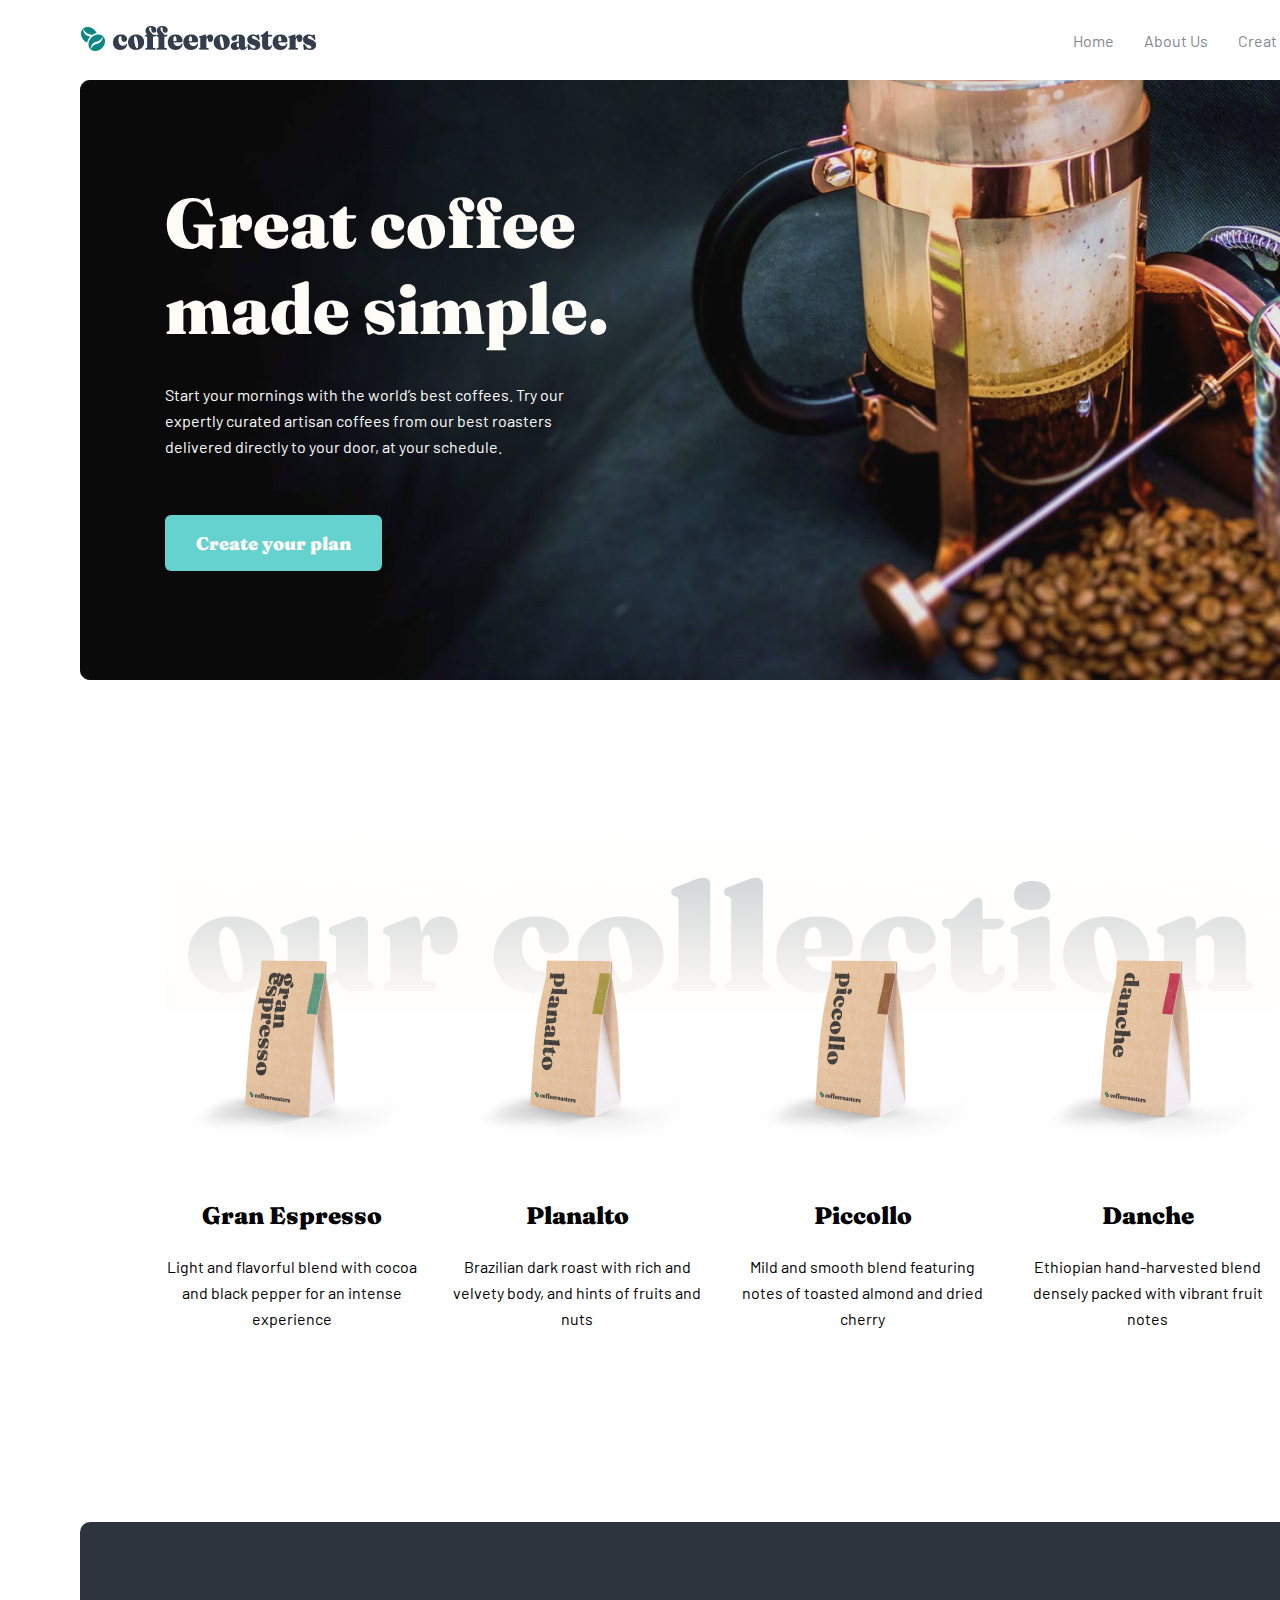
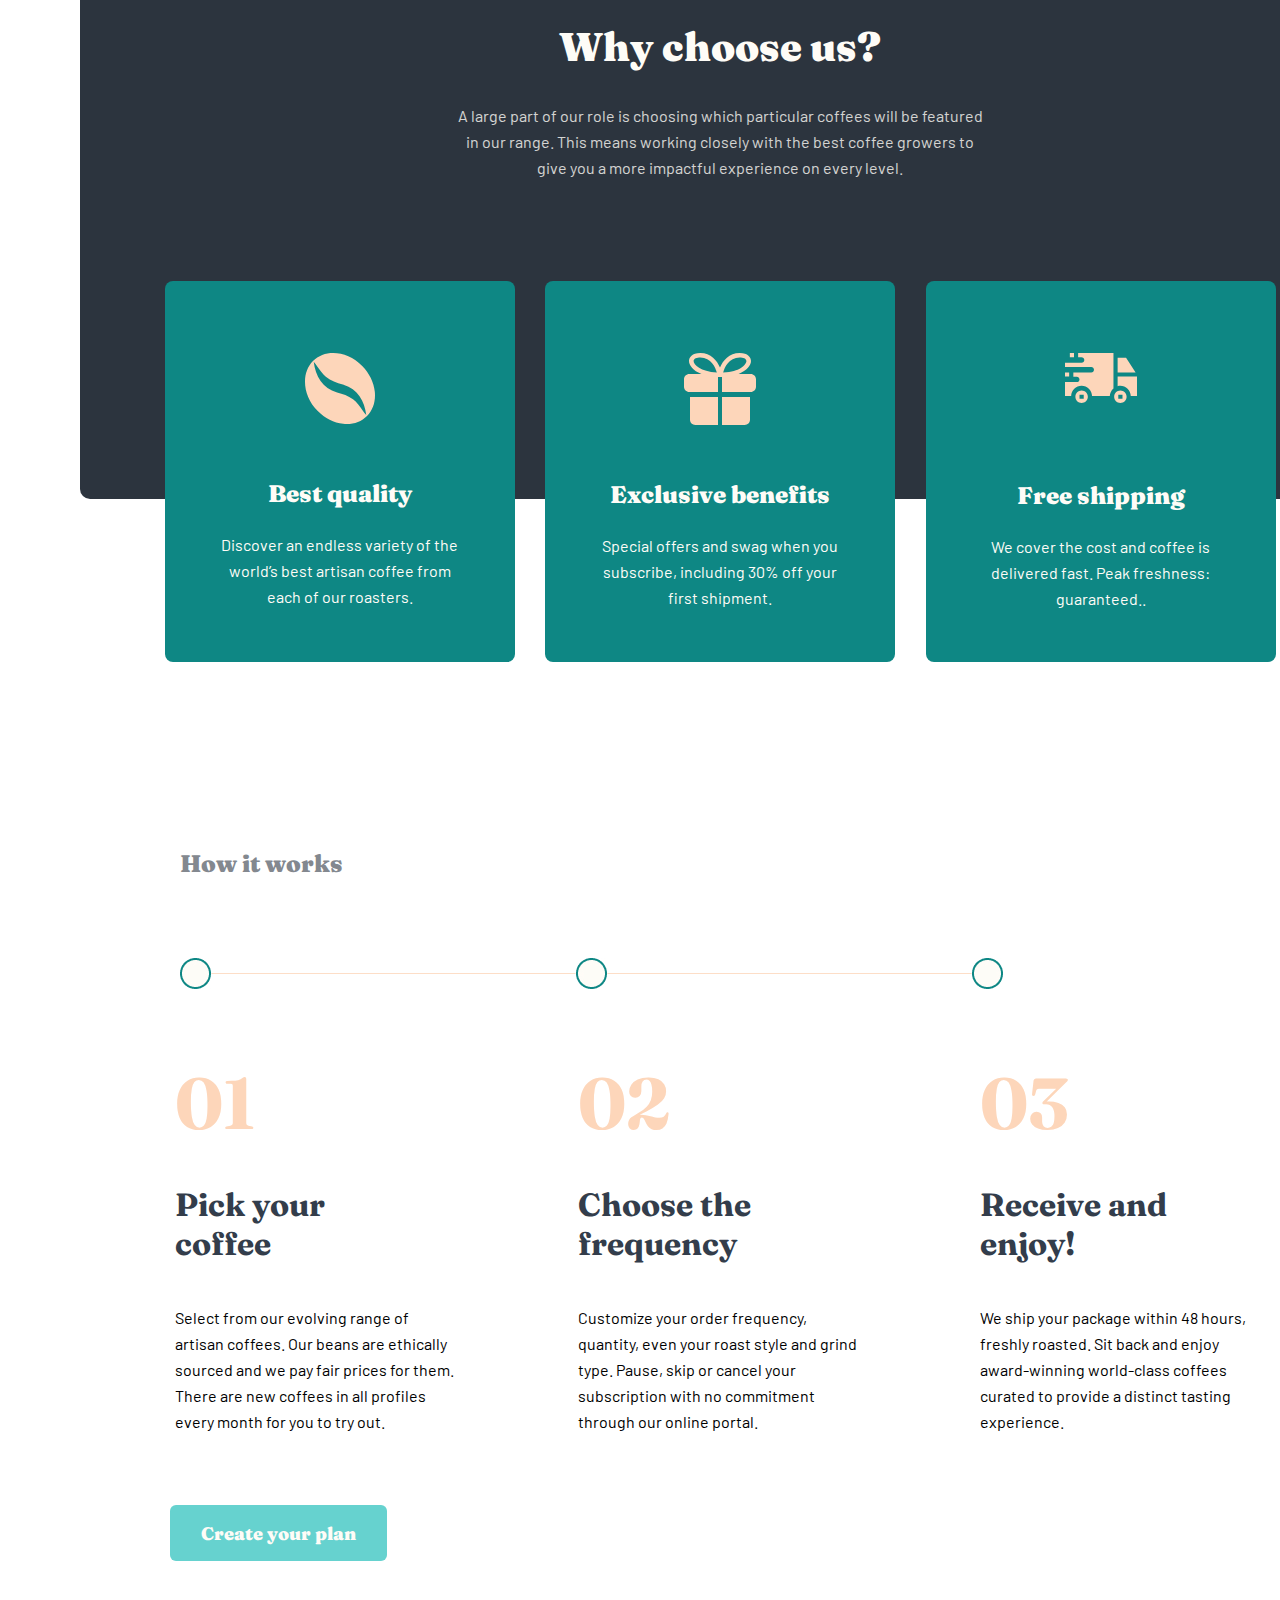
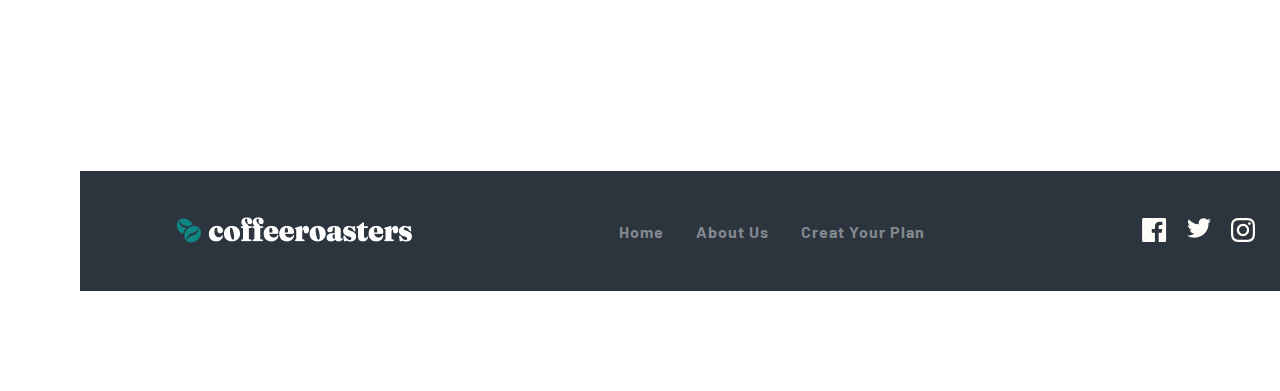
<file: index.html>
<!DOCTYPE html>
<html lang="en">
<head>
    <meta charset="UTF-8">
    <meta http-equiv="X-UA-Compatible" content="IE=edge">
    <meta name="viewport" content="width=device-width, initial-scale=1.0">
    <title>CoffeRoaster</title>
    <link rel="stylesheet" href="main.css">
</head>
<body>
    <header>
        <div class="container">
            <div class="header">
                <div class="header-logo">
                    <a href="#">
                        <img src="./image/header-logo.png" alt="">
                    </a>
                </div>
                <nav class="header-item">
                    <ul type="none" class="header-list">
                        <li class="header-list__item"><a href="#">Home</a></li>
                        <li class="header-list__item"><a href="about.html">About Us</a></li>
                        <li class="header-list__item"><a href="#">Creat Your Plan</a></li>
                    </ul>
                </nav>
            </div>
        </div>
    </header>
    <main>
        <section>
            <div class="container">
                <div class="header-info">
                    <div class="header-info__text">
                        <h2 class="header-info__title">Great coffee made simple.</h2>
                        <p class="header-info-desk">Start your mornings with the world’s best coffees. Try our expertly curated artisan coffees from our best roasters delivered directly to your door, at your schedule.</p>
                        <button class="header-info__button">Create your plan</button>
                    </div>
                </div>
            </div>
        </section>
        <section>
            <div class="container">
                <div class="collection">
                    <div class="collection-bg">
                        <div class="collection-item">
                            <img src="./image/gran.png" alt="" class="collection-item__image">
                            <div class="media-size">
                                <h3 class="collection-item__title">Gran Espresso</h3>
                                <p class="collection-item__text">Light and flavorful blend with cocoa and black pepper for an intense experience</p>
                            </div>
                        </div>
                        <div class="collection-item">
                            <img src="./image/planalto.png" alt="" class="collection-item__image">
                            <div class="media-size">
                                <h3 class="collection-item__title">Planalto</h3>
                                <p class="collection-item__text">Brazilian dark roast with rich and velvety body, and hints of fruits and nuts</p>
                            </div>
                        </div>
                        <div class="collection-item">
                            <img src="./image/piccollo.png" alt="" class="collection-item__image">
                            <div class="media-size">
                                <h3 class="collection-item__title">Piccollo</h3>
                                <p class="collection-item__text">Mild and smooth blend featuring notes of toasted almond and dried cherry</p>
                            </div>
                        </div>
                        <div class="collection-item">
                            <img src="./image/danche.png" alt="" class="collection-item__image">
                            <div class="media-size">
                                <h3 class="collection-item__title">Danche</h3>
                                <p class="collection-item__text">Ethiopian hand-harvested blend densely packed with vibrant fruit notes</p>
                            </div>
                        </div>
                    </div>
                </div>
            </div>
        </section>
        <section>
            <div class="container">
                <div class="hero">
                    <div class="hero-info">
                        <div class="hero-desk">
                            <h2 class="hero-desk-title">Why choose us?</h2>
                            <p class="hero-desk-text">A large part of our role is choosing which particular coffees will be featured 
                                in our range. This means working closely with the best coffee growers to give 
                                you a more impactful experience on every level.</p>
                        </div>
                    </div>
                    <div class="hero-card">
                        <div class="hero-card-items">
                            <img src="./image/hero-img1.svg" alt="" width="72px" class="hero-cards__image">
                            <div class="hero-media-card">
                                <h3 class="hero-cards__title">Best quality</h3>
                                <p class="hero-cards__text">Discover an endless variety of the world’s best artisan coffee from each of our roasters.</p>
                            </div>
                        </div> 
                        <div class="hero-card-items">
                            <img src="./image/hero-img2.svg" alt="" width="72px" class="hero-cards__image">
                            <div class="hero-media-card">
                                <h3 class="hero-cards__title">Exclusive benefits</h3>
                                <p class="hero-cards__text">Special offers and swag when you subscribe, including 30% off your first shipment.</p>
                            </div>
                        </div>   
                        <div class="hero-card-items">
                            <img src="./image/hero-img3.svg" alt="" width="72px" class="hero-cards__image">
                            <div class="hero-media-card">
                                <h3 class="hero-cards__title hero-cards-t">Free shipping</h3>
                                <p class="hero-cards__text">We cover the cost and coffee is delivered fast. Peak freshness: guaranteed..</p>
                            </div>
                        </div>   
                    </div>
                </div>
            </div>
        </section>
        <section class="sec">
            <div class="container">
                <div class="works">
                    <div class="works-title">
                        <h3>How it works</h3>
                    </div>
                    <div class="works-line">
                        <img src="./image/works-img1.jpg" alt="">
                        <img src="./image/works-img2.svg" alt="" width="365px" class="media-image">
                        <img src="./image/works-img1.jpg" alt="">
                        <img src="./image/works-img2.svg" alt="" width="365px" class="media-image">
                        <img src="./image/works-img1.jpg" alt="">
                    </div>
                    <div class="works-card">
                        <div class="works-card__item">
                            <h1 class="works-card-item__num">01</h1>
                            <h2 class="works-card-item__title">Pick your coffee</h2>
                            <p class="works-card-item__text">Select from our evolving range of artisan coffees. Our beans are ethically sourced and we pay fair prices for them. There are new coffees in all profiles every month for you to try out.</p>
                        </div>
                        <div class="works-card__item">
                            <h1 class="works-card-item__num">02</h1>
                            <h2 class="works-card-item__title">Choose the frequency</h2>
                            <p class="works-card-item__text">Customize your order frequency, quantity, even your roast style and grind type. Pause, skip or cancel your subscription with no commitment through our online portal.</p>
                        </div>
                        <div class="works-card__item">
                            <h1 class="works-card-item__num">03</h1>
                            <h2 class="works-card-item__title">Receive and enjoy!</h2>
                            <p class="works-card-item__text">We ship your package within 48 hours, freshly roasted. Sit back and enjoy  award-winning world-class coffees curated to provide a distinct tasting experience.</p>
                        </div>
                    </div>
                    <button class="works-card__button">Create your plan</button>
                </div>
            </div>
        </section>
    </main>
    <footer>
        <div class="container">
            <div class="footer">
                <div class="footer-logo">
                    <a href="#">
                        <img src="./image/footer-logo.png" alt="">
                    </a>
                </div>
                <div class="footer-list">
                    <ul type="none">
                        <li class="footer-list__item"><a href="#">Home</a></li>
                        <li class="footer-list__item"><a href="about.html">About Us</a></li>
                        <li class="footer-list__item"><a href="#">Creat Your Plan</a></li>
                    </ul>
                </div>
                <div class="footer-link">
                    <ul type="none">
                        <li class="footer-link__item"><a href="#">
                            <img src="./image/media-facebook.svg" alt="">
                        </a></li>
                        <li class="footer-link__item"><a href="#">
                            <img src="./image/twitter.svg" alt="">
                        </a></li>
                        <li class="footer-link__item"><a href="#">
                            <img src="./image/instagram.svg" alt="">
                        </a></li>
                    </ul>
                </div>
            </div>
        </div>
    </footer>
</body>
</html>
</file>
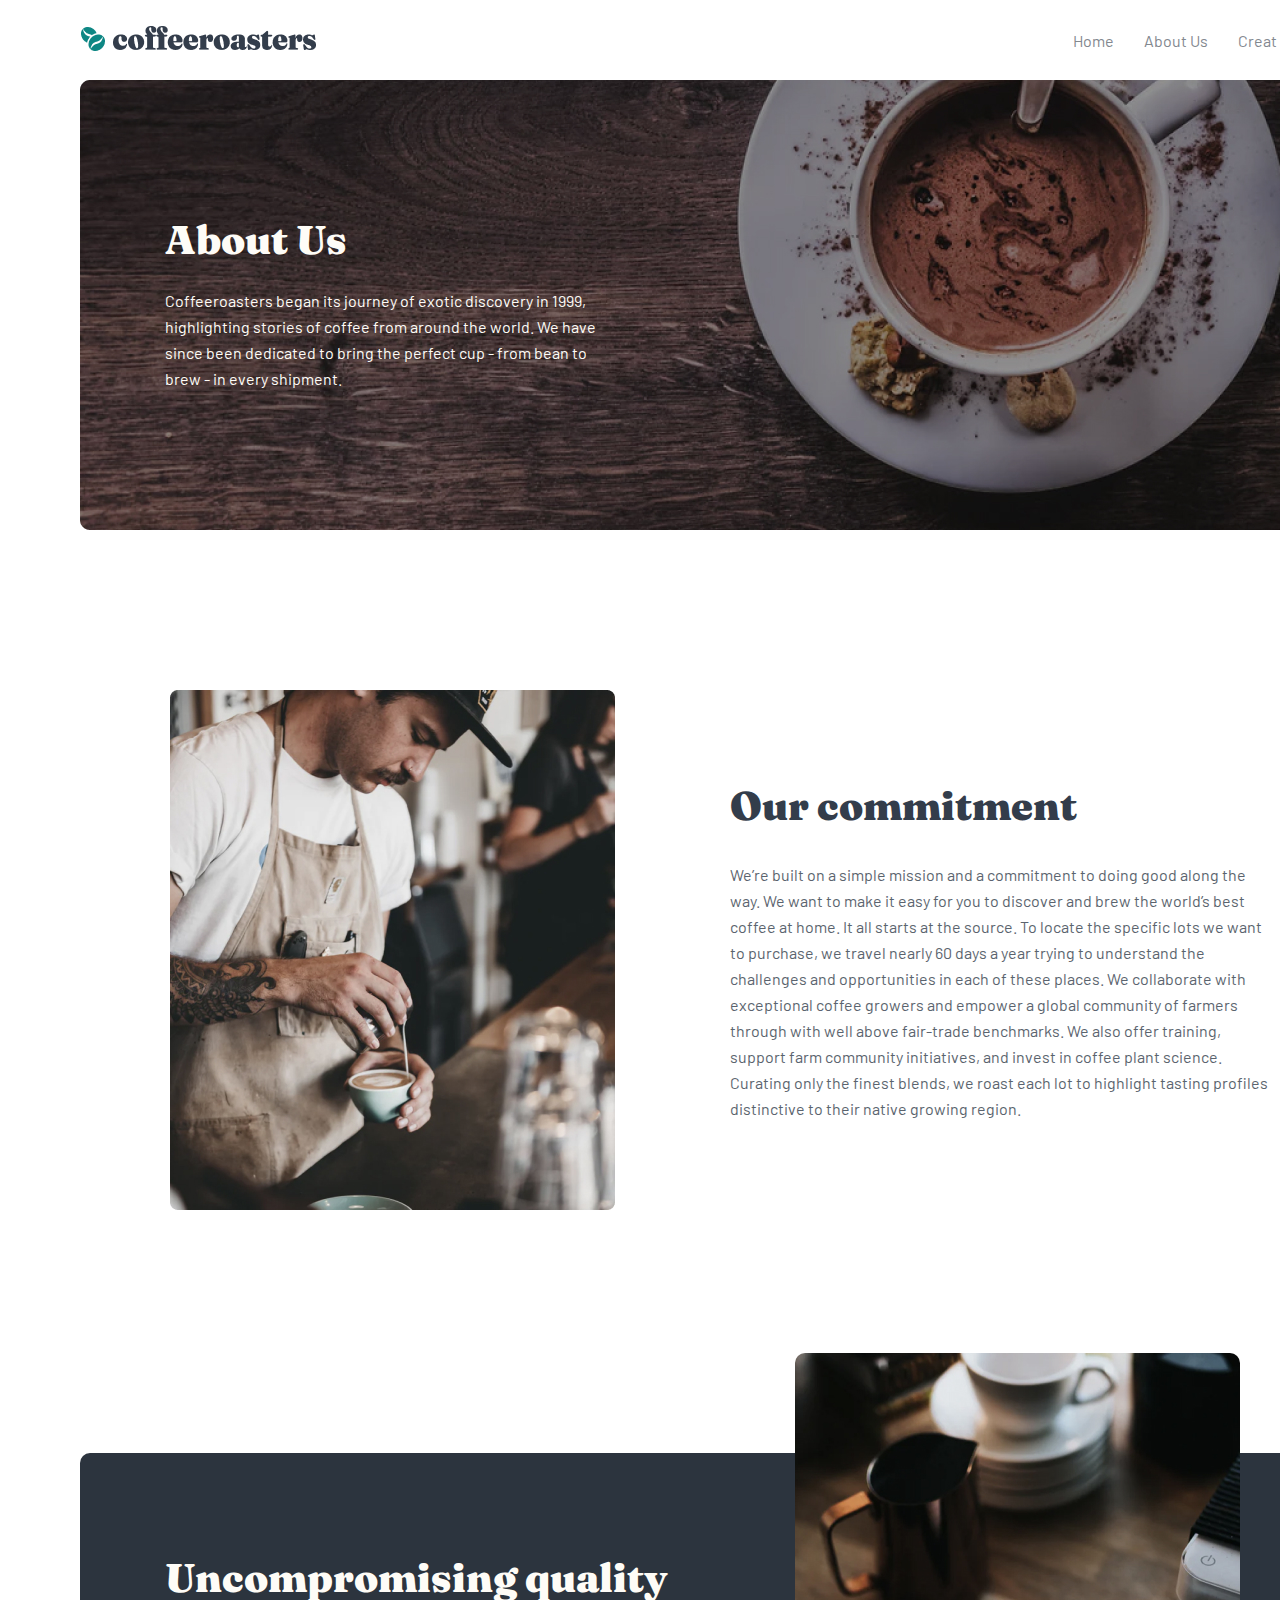
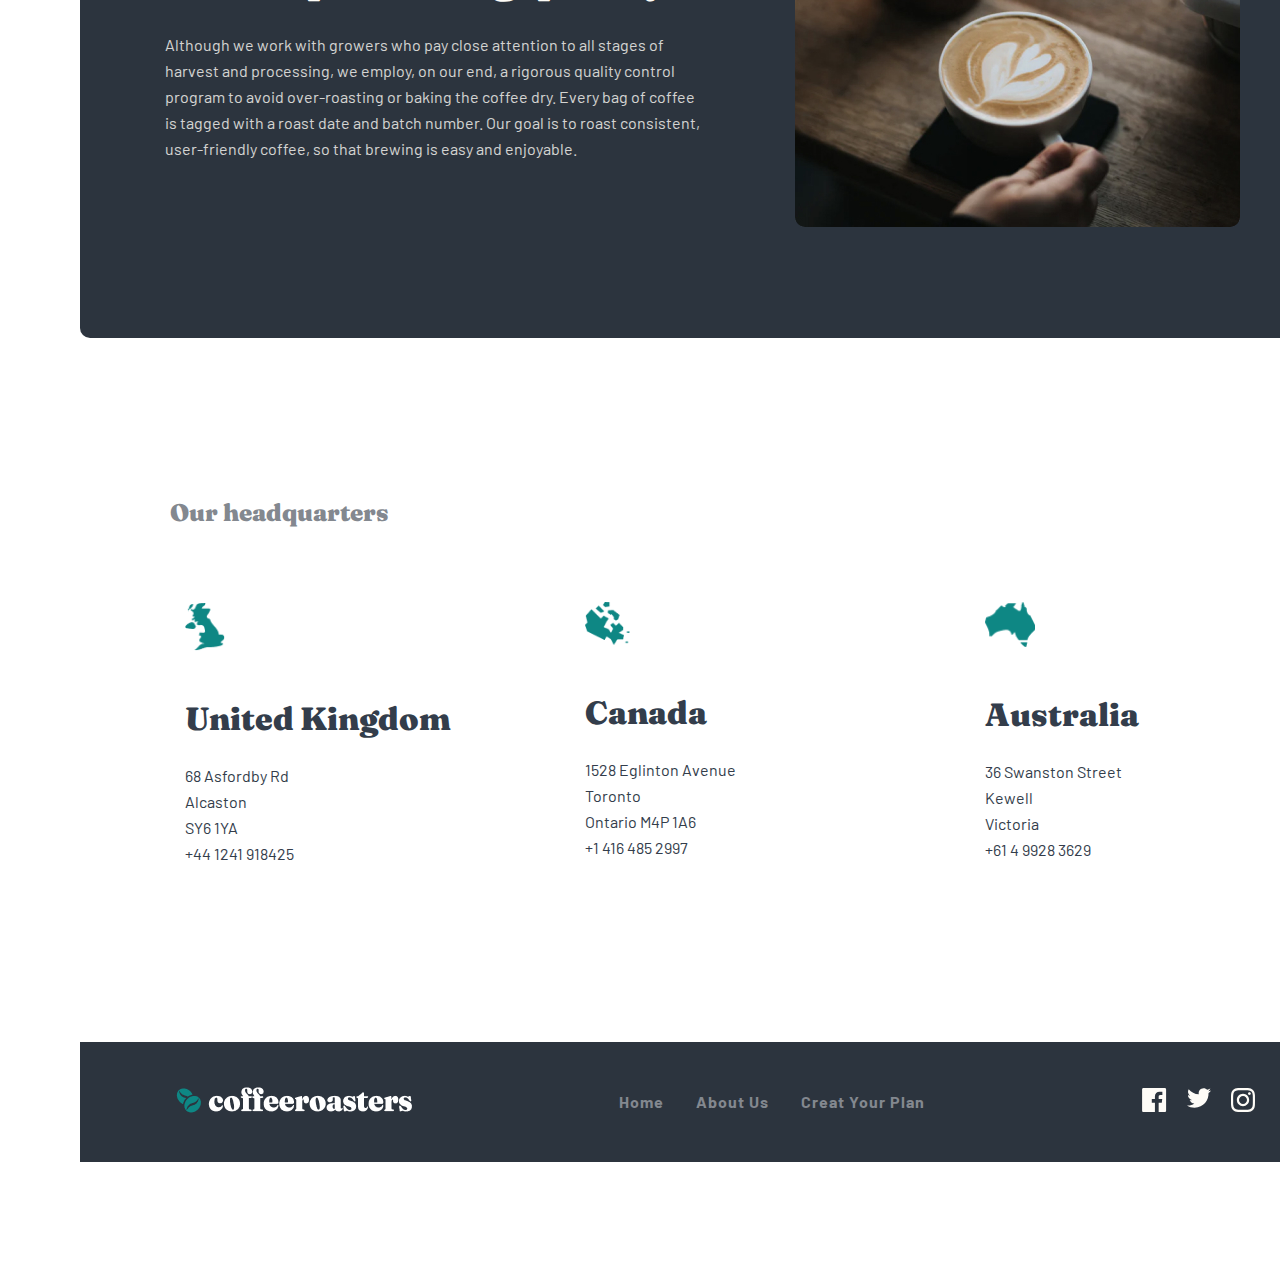
<file: about.html>
<!DOCTYPE html>
<html lang="en">
<head>
    <meta charset="UTF-8">
    <meta http-equiv="X-UA-Compatible" content="IE=edge">
    <meta name="viewport" content="width=device-width, initial-scale=1.0">
    <title>About</title>
    <link rel="stylesheet" href="main.css">
</head>
<body>
    <header>
        <div class="container">
            <div class="header">
                <div class="header-logo">
                    <a href="#">
                        <img src="./image/header-logo.png" alt="">
                    </a>
                </div>
                <nav class="header-item">
                    <ul type="none" class="header-list">
                        <li class="header-list__item"><a href="index.html">Home</a></li>
                        <li class="header-list__item"><a href="#">About Us</a></li>
                        <li class="header-list__item"><a href="#">Creat Your Plan</a></li>
                    </ul>
                </nav>
            </div>
        </div>
    </header>
    <main>
        <section>
            <div class="container">
                <div class="about-header-info">
                    <div class="about-header-info__text">
                        <h2 class="about-header-info__title">About Us</h2>
                        <p class="about-header-info-desk">Coffeeroasters began its journey of exotic discovery in 1999, highlighting stories of coffee from around the world. We have since been dedicated to bring the perfect cup - from bean to brew - in every shipment.</p>
                    </div>
                </div>
            </div>
        </section>
        <section>
            <div class="container">
                <div class="about-hero">
                    <div class="about-hero-image">
                        <img src="./image/about-img.jpg" alt="">
                    </div>
                    <div class="about-hero-info">
                        <h2 class="about-hero-info__title">Our commitment</h2>
                        <p class="about-hero-info__desk">We’re built on a simple mission and a commitment to doing good along the way. We want to make it easy for you to discover and brew the world’s best coffee at home. It all starts at the source. To locate the specific lots we want to purchase, we travel nearly 60 days a year trying to understand the challenges and opportunities in each of these places. We collaborate with exceptional coffee growers and empower a global community of farmers through with well above fair-trade benchmarks. We also offer training, support farm community initiatives, and invest in coffee plant science. Curating only the finest blends, we roast each lot to highlight tasting profiles distinctive to their native growing region.</p>
                    </div>
                </div>
            </div>
        </section>
        <section>
            <div class="container">
                <div class="about-quality">
                    <div class="about-quality-info">
                        <h3 class="about-quality-info__title">Uncompromising quality</h3>
                        <p class="about-quality-info__text">Although we work with growers who pay close attention to all stages of harvest and processing, we employ, on our end, a rigorous quality control program to avoid over-roasting or baking the coffee dry. Every bag of coffee is tagged with a roast date and batch number. Our goal is to roast consistent, user-friendly coffee, so that brewing is easy and enjoyable.</p>
                    </div>
                    <div class="about-quality-image">
                        <img src="./image/about-img2.jpg" alt="">
                    </div>
                </div>
            </div>
        </section>
        <section>
            <div class="container">
                <div class="about-map">
                    <div class="about-map-title">
                        <h3>Our headquarters</h3>
                    </div>
                    <div class="about-map-cards">
                        <div class="about-map-cards__item">
                            <img src="./image/uk.png" alt="" class="about-map-cards__item-image" width="40px">
                            <h3 class="about-map-cards__item-title">United Kingdom</h3>
                            <p class="about-map-cards__item-text">68  Asfordby Rd <br>
                                Alcaston <br>
                                SY6 1YA <br>
                                +44 1241 918425</p>
                        </div>
                        <div class="about-map-cards__item">
                            <img src="./image/canada.png" alt="" class="about-map-cards__item-image" width="45px">
                            <h3 class="about-map-cards__item-title">Canada</h3>
                            <p class="about-map-cards__item-text">1528  Eglinton Avenue <br>
                                Toronto <br>
                                Ontario M4P 1A6 <br>
                                +1 416 485 2997</p>
                        </div>
                        <div class="about-map-cards__item">
                            <img src="./image/australia.png" alt="" class="about-map-cards__item-image" width="50px">
                            <h3 class="about-map-cards__item-title">Australia</h3>
                            <p class="about-map-cards__item-text">36 Swanston Street <br>
                                Kewell <br>
                                Victoria <br>
                                +61 4 9928 3629</p>
                        </div>
                    </div>
                </div>
            </div>
        </section>
    </main>
    <footer>
        <div class="container">
            <div class="footer">
                <div class="footer-logo">
                    <a href="#">
                        <img src="./image/footer-logo.png" alt="">
                    </a>
                </div>
                <div class="footer-list">
                    <ul type="none">
                        <li class="footer-list__item"><a href="#">Home</a></li>
                        <li class="footer-list__item"><a href="about.html">About Us</a></li>
                        <li class="footer-list__item"><a href="#">Creat Your Plan</a></li>
                    </ul>
                </div>
                <div class="footer-link">
                    <ul type="none">
                        <li class="footer-link__item"><a href="#">
                            <img src="./image/media-facebook.svg" alt="">
                        </a></li>
                        <li class="footer-link__item"><a href="#">
                            <img src="./image/twitter.svg" alt="">
                        </a></li>
                        <li class="footer-link__item"><a href="#">
                            <img src="./image/instagram.svg" alt="">
                        </a></li>
                    </ul>
                </div>
            </div>
        </div>
    </footer>
</body>
</html>
</file>
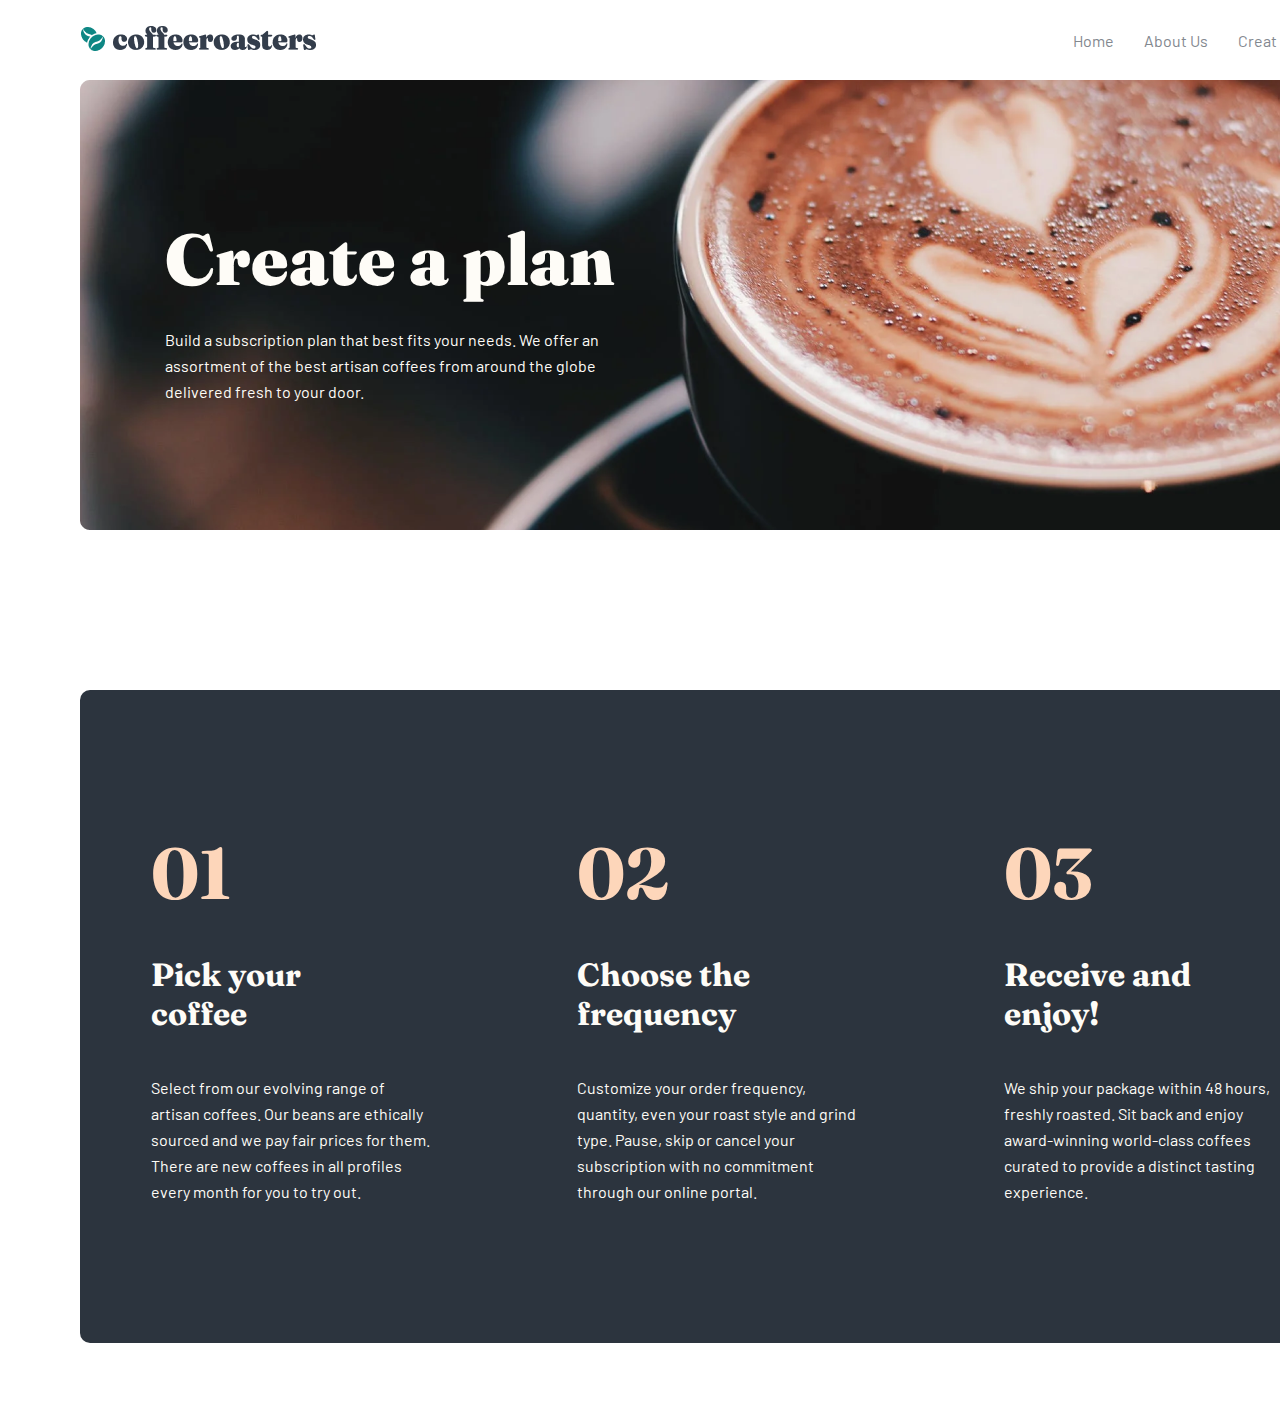
<file: active.html>
<!DOCTYPE html>
<html lang="en">
<head>
    <meta charset="UTF-8">
    <meta http-equiv="X-UA-Compatible" content="IE=edge">
    <meta name="viewport" content="width=device-width, initial-scale=1.0">
    <title>Subscribe Active</title>
    <link rel="stylesheet" href="main.css">
</head>
<body>
    <header>
        <div class="container">
            <div class="header">
                <div class="header-logo">
                    <a href="#">
                        <img src="./image/header-logo.png" alt="">
                    </a>
                </div>
                <nav class="header-item">
                    <ul type="none" class="header-list">
                        <li class="header-list__item"><a href="index.html">Home</a></li>
                        <li class="header-list__item"><a href="#">About Us</a></li>
                        <li class="header-list__item"><a href="#">Creat Your Plan</a></li>
                    </ul>
                </nav>
            </div>
        </div>
    </header>
    <main>
        <section>
            <div class="container">
                <div class="about-header-info sub-header-info">
                    <div class="about-header-info__text">
                        <h2 class="about-header-info__title sub-header-info__title">Create a plan</h2>
                        <p class="about-header-info-desk">Build a subscription plan that best fits your needs. We offer an assortment of the best artisan coffees from around the globe delivered fresh to your door.</p>
                    </div>
                </div>
            </div>
        </section>
        <section>
            <div class="container">
                <div class="works-card sub-works-card">
                    <div class="works-card__item">
                        <h1 class="works-card-item__num">01</h1>
                        <h2 class="works-card-item__title sub-card__title">Pick your coffee</h2>
                        <p class="works-card-item__text sub-card-text">Select from our evolving range of artisan coffees. Our beans are ethically sourced and we pay fair prices for them. There are new coffees in all profiles every month for you to try out.</p>
                    </div>
                    <div class="works-card__item">
                        <h1 class="works-card-item__num">02</h1>
                        <h2 class="works-card-item__title sub-card__title">Choose the frequency</h2>
                        <p class="works-card-item__text sub-card-text">Customize your order frequency, quantity, even your roast style and grind type. Pause, skip or cancel your subscription with no commitment through our online portal.</p>
                    </div>
                    <div class="works-card__item">
                        <h1 class="works-card-item__num">03</h1>
                        <h2 class="works-card-item__title sub-card__title">Receive and enjoy!</h2>
                        <p class="works-card-item__text sub-card-text">We ship your package within 48 hours, freshly roasted. Sit back and enjoy  award-winning world-class coffees curated to provide a distinct tasting experience.</p>
                    </div>
                </div>
            </div>
        </section>

    </main>
</body>
</html>
</file>
<file: main.css>
@import url('https://fonts.googleapis.com/css2?family=Barlow:wght@100;200;300;400;500;600;700;800;900&display=swap');
@import url('https://fonts.googleapis.com/css2?family=Fraunces:opsz,wght@9..144,100;9..144,200;9..144,300;9..144,400;9..144,500;9..144,600;9..144,700;9..144,800;9..144,900&display=swap');
*{
    margin: 0;
    padding: 0;
    box-sizing: border-box;
}
body{
    font-family: 'Barlow', sans-serif;
}
.container{
    width: 1440px;
    margin: 0 auto;
}
.header{
    width: 1280px;
    height: 80px;
    margin: 0 auto;
    display: flex;
    justify-content: space-between;
    align-items: center; 
}
.header-list{
    display: flex;
}
.header-list__item{
    margin: 0 15px;
}
.header-list__item a:hover{
    color: #215b59;
}
.header-list__item a{
    text-decoration: none;
    color: #83888F;
}
.header-info{
    width: 1280px;
    height: 600px;
    margin: 0 auto;
    background-image: url('./image/header-img.jpg');
    background-size: cover;
    background-repeat: no-repeat;
    color: #fff;
    margin-bottom: 135px;
}
.header-info__text{
    width: 500px;
    margin-left: 85px;
    padding-top: 100px;
}
.header-info__title{
    font-size: 70px;
    font-weight: 900;
    font-family: 'Fraunces', serif;
    color: #FEFCF7;
    margin-bottom: 30px;
}
.header-info-desk{
    width: 440px;
    font-size: 16px;
    line-height: 26px;
    margin-bottom: 55px;
}
.header-info__button,
.works-card__button{
    width: 217px;
    height: 56px;
    background: #66D2CF;
    border-radius: 6px;
    font-family: 'Fraunces', serif;
    font-size: 18px;
    font-weight: 900;
    color: #FEFCF7;
    cursor: pointer;
    border: none;
}
.header-info__button:hover,
.works-card__button:hover{
    background: #215b59;
}
.collection-bg{
    width: 1111px;
    background: url('./image/hero-bg.png');
    background-repeat: no-repeat;
    margin: 0 auto;
    display: flex;
    justify-content: space-between;
    margin-bottom: 180px;
}
.collection-item{
    width: 255px;
    margin-top: 130px;
    text-align: center;
    cursor: pointer;
}
.collection-item__image{
    margin-bottom: 60px;
}
.collection-item__title{
    font-size: 24px;
    font-family: 'Fraunces', serif;
    font-weight: 900;
    margin-bottom: 24px;
}
.collection-item__text{
    font-size: 16px;
    font-weight: 400;
    line-height: 26px;
    padding-bottom: 10px;
}
.collection-item:hover{
    box-shadow: 0 0  1px 2px rgb(211, 205, 205);
    border-radius: 5px;
}
.hero{
    width: 1280px;
    height: 577px;
    margin: 0 auto;
    background: #2C343E;
    border-radius: 10px;
}
.hero-desk{
    width: 540px;
    margin: 0 auto;
    padding-top: 100px;
    text-align: center;
}
.hero-desk-title{
    font-size: 40px;
    color: #FEFCF7;
    font-weight: 900;
    font-family: 'Fraunces', serif;
    margin-bottom: 32px;
}
.hero-desk-text{
    font-size: 16px;
    color: #FEFCF7;
    line-height: 26px;
    opacity: 0.8;
}

.hero-card{
    width: 1111px;
    display: flex;
    margin: 0 auto;
    padding-top: 100px;
    justify-content: space-between;
}

.hero-card-items{
    width: 350px;
    display: flex;
    flex-direction: column;
    align-items: center;
    background: #0E8784;
    border-radius: 8px;
    cursor: pointer;
}
.hero-card-items:hover{
    background: #092b2b;
}
.hero-cards__image{
    margin-top: 72px;
    margin-bottom: 55px;
}
.hero-cards__title{
    font-size: 24px;
    font-family: 'Fraunces', serif;
    font-weight: 900;
    color: #FEFCF7;
    margin-bottom: 24px;
    text-align: center;
}
.hero-cards__text{
    width: 255px;
    font-size: 16px;
    color: #FEFCF7;
    line-height: 26px;
    text-align: center;
    margin-bottom: 50px;
}
.hero-cards-t{
    margin-top: 23px;
}

.sec{
    padding-top: 350px;
}
.works{
    width: 1280px;
    margin: 0 auto;
}
.works-title{
    margin-left: 100px;
    margin-bottom: 80px;
}
.works-title h3{
    font-family: 'Fraunces', serif;
    font-weight: 900;
    color: #83888F;
    font-size: 24px;
}
.works-line{
    margin-left: 100px;
    margin-bottom: 65px;
    display: flex;
    align-items: center;
}

.works-card{
    width: 1100px;
    margin: 0 auto;
    display: flex;
    justify-content: space-between;
    margin-bottom: 65px;
}
.works-card__item{
    width: 295px;
    padding: 5px;   
}
.works-card-item__num{
    font-family: 'Fraunces', serif;
    font-size: 72px;
    color: #FDD6BA;
    margin-bottom: 38px;
}
.works-card-item__title{
    width: 220px;
    font-family: 'Fraunces', serif;
    font-size: 32px;
    color: #333D4B;
    margin-bottom: 42px;
}
.works-card-item__text{
    width: 285px;
    line-height: 26px;
}
.works-card__item:hover{
    box-shadow: 0 0  1px 2px rgb(211, 205, 205);
    border-radius: 5px;
}
.works-card__button{
    margin-left: 90px;
    margin-bottom: 210px;
}

.footer{
    width: 1280px;
    height: 120px;
    margin: 0 auto;
    margin-bottom: 100px;
    background: #2C343E;
    display: flex;
    align-items: center;
    justify-content: space-around;
}
.footer-list ul {
    display: flex;
}
.footer-list__item{
    margin: 0 16px;
    font-weight: 700;
    letter-spacing: 1px;
}
.footer-list__item a {
    text-decoration: none;
    color: #83888F;
}
.footer-list__item a:hover{
    color: #fff;
}
.footer-link ul {
    display: flex;
}
.footer-link__item{
    margin: 0 10px;
}

@media (max-width: 768px) {
    .container{
        width: 690px;
        margin: 0 auto
    }
    .sec{
        width: 760px;
    }
    .header{
        width: 690px;
    }
    .header-info{
        width: 690px;
        background-image: url('./image/media-img1.jpg');
        border-radius: 10px;
    }
    .header-info__text{
        width: 400px;
    }
    .header-info__title{
        font-size: 48px;
    }
    .header-info-desk,
    .hero-desk-text,
    .hero-cards__text,
    .works-card-item__text{
        font-size: 15px;
        line-height: 25px;
    }
    .collection-bg{
        width: 690px;
        background: url('./image/media-hero-bg.png');
        background-repeat: no-repeat;
        display: flex;
        flex-direction: column;
    }
    .collection-item{
        width: 600px;
        display: flex;
        text-align: left;
        align-items: center;
    }
    .collection-item__image{
        padding-top: 50px;
    }
    .media-size{
        width: 285px;
        display: flex;
        flex-direction: column;
    }
    .hero{
        width: 688px;
        height: 577px;
    }
    .hero-desk-title{
        font-size: 32px;
    }
    .hero-card{
        width: 570px;
        flex-direction: column;
        margin-left: 55px;
    }
    .hero-card-items{
        width: 573px;
        margin-bottom: 30px;
        flex-direction: row;
        justify-content: space-around;
        text-align: left;
    }
    .hero-media-card{
        display: flex;
        flex-direction: column;
        padding-top: 40px;
    }
    .hero-cards__text{
        width: 344px;
        text-align: left;
    }
    .works{
        width: 690px;
        margin-top: 150px;
    }
    .works-title,
    .works-line{
        margin-left: 0;
    }
    .media-image{
        width: 200px;
    }
    .works-card{
        width: 690px;
        justify-content: space-around;
    }
    .works-card__item{
        width: 228px;
        padding: 5px;   
    }
    .works-card-item__title{
        font-size: 28px;
    }
    .works-card-item__text{
        width: 220px;
    }
    .works-card__button{
        margin-left: 0;
    }
    .footer{
        width: 690px;
        height: 270px;
        flex-direction: column;
    }
}

@media (max-width: 375px) {
    .container{
        width: 350px;
        margin: 0 auto;
    }    
    .header{
        width: 320px;
    }
    .header-logo a img{
        width: 140px;
    }
    .header-item{
        display: none;
    }
    .header-info{
        width: 330px;
        height: 500px;
        background-image: url('./image/mobile-hero-bg.jpg');
        border-radius: 10px;
    }
    .header-info__text{
        width: 280px;
        margin-left: 40px;
        display: flex;
        flex-direction: column;
    }
    .header-info__title{
        font-size: 40px;
    }
    .header-info-desk{
        width: 280px;
        font-size: 15px;
        line-height: 25px;
        opacity: 0.8;
        text-align: center;
    }
    .header-info__button{
        margin-left: 20px;
    }
    .collection-bg{
        width: 290px;
        background: url('./image/mobile-hero-bg.png');
        background-repeat: no-repeat;
    }
    .collection-item{
        width: 285px;
        display: flex;
        flex-direction: column;
        padding: 5px;
        margin-top: -1px;
    }
    .media-size{
        width: 280px;
        display: flex;
        flex-direction: column;
        text-align: center;
    }
    .hero{
        width: 330px;
        height: 950px;
    }
    .hero-desk{
        width: 280px;
        display: flex;
        flex-direction: column;

    }
    .hero-desk-title{
        font-size: 28px;
    }
    .hero-card{
        width: 280px;
        flex-direction: column;
        margin-left: 25px;
    }
    .hero-card-items{
        width: 280px;
        margin-bottom: 30px;
        flex-direction: column;
        text-align: left;
    }
    .hero-media-card{
        width: 212px;
        display: flex;
        flex-direction: column;
    }
    .hero-cards__text{
        width: 212px;
        text-align: center;
    }

    .sec{
        margin-top: 350px;
        width: 400px;
    }
    .works{
        width: 330px;
        margin-top: 150px;
    }
    .media-image{
        width: 120px;
    }
    .works-title{
        margin-left: 25%;
    }
    .works-card{
        width: 330px;
        flex-direction: column;
    }
    .works-card__item{
        width: 330px;
        padding: 5px; 
        text-align: center;
    }
    .works-card-item__title{
        width: 330px;
        font-size: 28px;
    }
    .works-card-item__text{
        width: 325px;
    }
    .works-card__button{
        margin-left: 50px;
    }
    .footer{
        width: 330px;
        height: 270px;
        flex-direction: column;
    }
    .footer-list ul{
        text-align: center;
        display: flex;
        flex-direction: column;
    }
}






/* About page */

.about-header-info{
    width: 1280px;
    height: 450px;
    margin: 0 auto;
    background: url('./image/about-header-img.jpg');
    background-size: cover;
    background-repeat: no-repeat;
    margin-bottom: 160px;
}
.about-header-info__text{
    width: 450px;
    margin-left: 85px;
    padding-top: 135px;
}
.about-header-info__title{
    font-size: 40px;
    font-weight: 900;
    font-family: 'Fraunces', serif;
    color: #FEFCF7;
    margin-bottom: 24px;
}
.about-header-info-desk{
    font-size: 16px;
    font-weight: 400;
    line-height: 26px;
    color: #FEFCF7;
}

.about-hero{
    width: 1100px;
    margin: 0 auto;  
    display: flex;
    justify-content: space-between;  
    align-items: center; 
    margin-bottom: 240px;
}
.about-hero-info{
    width: 540px;
}
.about-hero-info__title{
    font-size: 40px;
    font-family: 'Fraunces', serif;
    font-weight: 900;
    color: #333D4B;
    margin-bottom: 32px;
}
.about-hero-info__desk{
    font-size: 16px;
    line-height: 26px;
    color: #333D4B;
    opacity: 0.8;
}
.about-quality{
    width: 1280px;
    margin: 0 auto;
    background: #2C343E;
    display: flex;
    border-radius: 10px;
    margin-bottom: 160px;
}
.about-quality-info{
    width: 540px;
    margin-top: 100px;
    margin-left: 85px;
}
.about-quality-info__title{
    font-family: 'Fraunces', serif;
    font-size: 40px;
    font-weight: 900;
    color: #FEFCF7;
    margin-bottom: 30px;
}
.about-quality-info__text{
    font-size: 16px;
    color: #FEFCF7;
    line-height: 26px;
    opacity: 0.8;
    margin-bottom: 176px;
}
.about-quality-image{
    margin-left: 90px;
    margin-top: -100px;
}
.about-quality-image img{
    border-radius: 10px;
}

.about-map{
    width: 1100px;
    margin: 0 auto; 
}
.about-map-title h3{
    font-size: 24px;
    color: #83888F;
    font-family: 'Fraunces', serif;
    font-weight: 900;
    margin-bottom: 60px;
}

.about-map-cards{
    display: flex;
    justify-content: space-between;
    margin-bottom: 160px;
}

.about-map-cards__item{
    width: 300px;
    padding: 15px;
}
.about-map-cards__item:hover{
    box-shadow: 0 0  1px 2px rgb(211, 205, 205);
    border-radius: 5px;
}
.about-map-cards__item-image{
    margin-bottom: 45px;    
}
.about-map-cards__item-title{
    font-size: 32px;
    font-family: 'Fraunces', serif;
    font-weight: 900;
    color: #333D4B;
    margin-bottom: 25px;
}
.about-map-cards__item-text{
    font-size: 16px;
    line-height: 26px;
    color: #333D4B;
}

@media (max-width: 768px) {
    .container{
        width: 690px;
        margin: 0 auto
    }
    .header{
        width: 690px;
    }
    .about-header-info{
        width: 689px;
        height: 400px;
        margin: 0 auto;
        background: url('./image/tablet-about-header-img.jpg');
        background-size: cover;
        background-repeat: no-repeat;
        margin-bottom: 160px;
    }
    .about-header-info__text{
        width: 400px;
        margin-left: 58px;
        padding-top: 118px;
    }
    .about-header-info__title{
        font-size: 32px;
    }
    .about-header-info-desk,
    .about-hero-info__desk{
        font-size: 15px;
        line-height: 25px;
    }
    .about-hero{
        width: 690px;
        margin: 0 auto;  
        margin-bottom: 240px;
    }
    .about-hero-image img{
        width: 281px;
        height: 470px;
    }
    .about-hero-info{
        width: 339px;
    }
    .about-hero-info__title{
        font-size: 32px;
        margin-bottom: 30px;
    }
    .about-quality{
        width: 690px;
        margin: 0 auto;
        flex-direction: column-reverse;
        text-align: center;
        margin-bottom: 200px;
    }
    .about-quality-info{
        width: 540px;
        margin-top: 100px;
        margin-left: 85px;
    }
    .about-quality-info__title{
        font-size: 32px;
        margin-bottom: 24px;
    }
    .about-quality-info__text{
        font-size: 15px;
        line-height: 25px;
        margin-bottom: 60px;
    }
    .about-quality-image{
        margin-left: -5px;
    }
    .about-quality-image img{
        width: 573px;
        height: 320px;
    }

    .about-map{
        width: 690px;
        margin: 0 auto; 
    }
    .about-map-cards{
        display: flex;
        justify-content: space-between;
        margin-bottom: 140px;
    }
    
    .about-map-cards__item{
        width: 300px;
        padding: 15px;
    }
    .about-map-cards__item-image{
        margin-bottom: 45px;    
    }
    .about-map-cards__item-title{
        font-size: 24px;
        margin-bottom: 21px;
    }
}

@media (max-width: 375px) {
    .container{
        width: 330px;
        margin: 0 auto
    }
    .header{
        width: 330px;
    }
    .about-header-info{
        width: 330px;
        height: 400px;
        margin: 0 auto;
        background: url('./image/mobile-about-header-img.jpg');
        background-size: cover;
        background-repeat: no-repeat;
        margin-bottom: 160px;
    }
    .about-header-info__text{
        width: 279px;
        margin-left: 24px;
        padding-top: 111px;
    }
    .about-header-info__title{
        font-size: 28px;
    }
    .about-hero{
        width: 330px;
        margin: 0 auto;  
        margin-bottom: 220px;
        flex-direction: column;
        text-align: center;
    }
    .about-hero-image img{
        width: 327px;
        height: 400px;
    }
    .about-hero-info{
        width: 339px;
    }
    .about-hero-info__desk{
        width: 327px;
    }
    .about-quality{
        width: 330px;
        margin: 0 auto;
        margin-bottom: 180px;
    }
    .about-quality-info{
        width: 280px;
        margin-left: 24px;
    }
    .about-quality-info__title{
        font-size: 28px;
        margin-bottom: 24px;
    }
    .about-quality-info__text{
        font-size: 15px;
        line-height: 25px;
        margin-bottom: 60px;
    }
    .about-quality-image img{
        width: 279px;
        height: 156px;
    }

    .about-map{
        width: 330px;
        margin: 0 auto; 
    }
    .about-map-title{
        font-size: 24px;
        text-align: center;
    }
    .about-map-cards{
        display: flex;
        justify-content: space-between;
        flex-direction: column;
        align-items: center;
        text-align: center;
        margin-bottom: 140px;
    }
    
    .about-map-cards__item{
        width: 300px;
        padding: 15px;
    }
    .about-map-cards__item-image{
        margin-bottom: 45px;    
    }
    .about-map-cards__item-title{
        font-size: 24px;
        margin-bottom: 21px;
    }
}


/*  Subscireb  */

.sub-header-info{
    background: url(./image/header-bg-sub.png);
}
.sub-header-info__title{
    font-size: 72px;
}
.sub-works-card{
    width: 1280px;
    height: 653px;
    display: flex;
    align-items: center;
    justify-content: space-around;
    background: #2C343E;
    border-radius: 10px;
}
.sub-card__title,
.sub-card-text{
    color: #FEFCF7;
}
</file>
